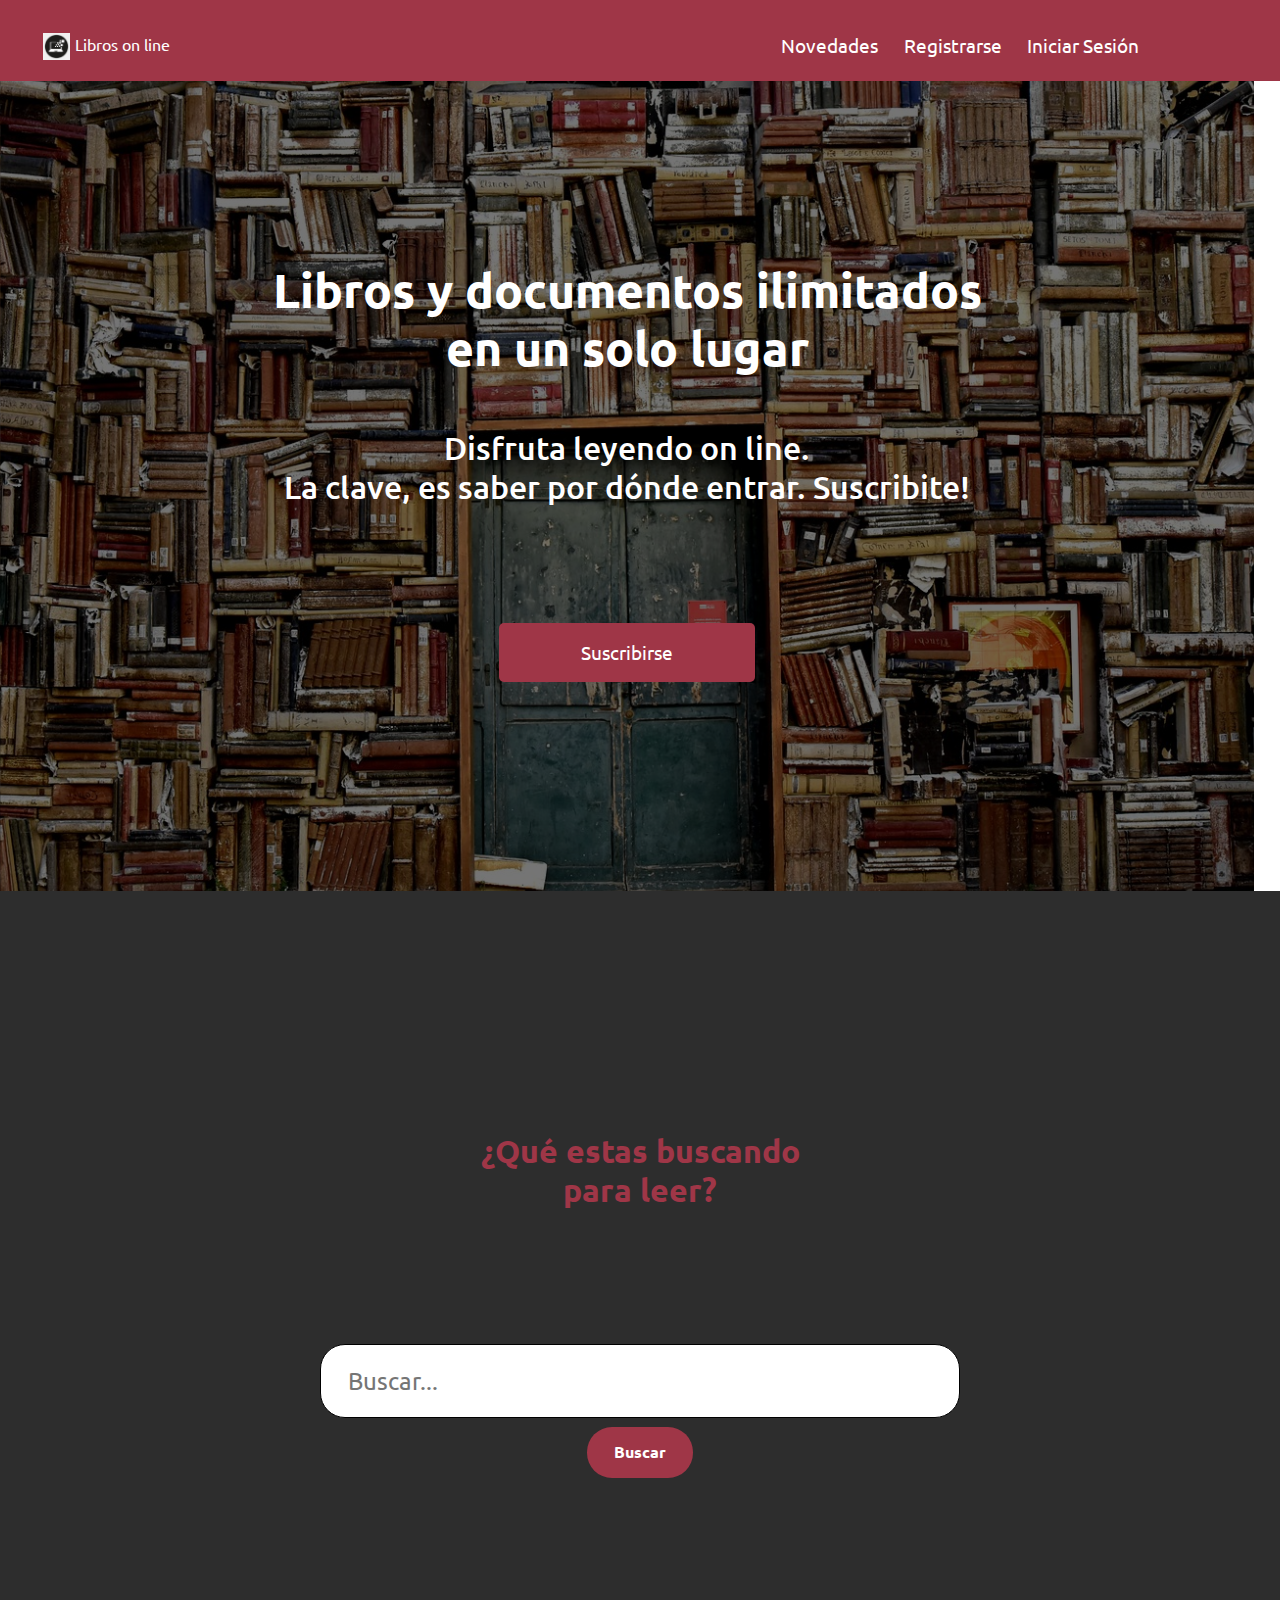
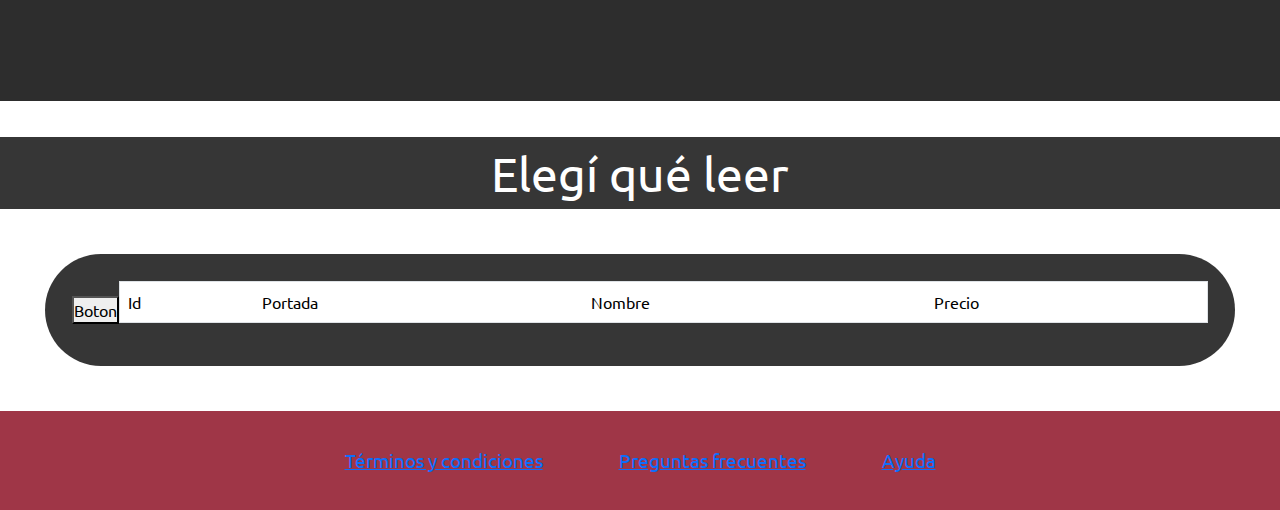
<file: index.html>
<!DOCTYPE html>
<html lang="es">
<head>
    <meta charset="UTF-8">
    <meta name="viewport" content="width=device-width, initial-scale=1.0">
    <title>Libros on line</title>
    <link rel="stylesheet" href="css/style.css">
    <link rel="shortcut icon" href="img/icono_computadora.png" type="image/x-icon">
    <link rel="preconnect" href="https://fonts.googleapis.com">
    <link rel="preconnect" href="https://fonts.gstatic.com" crossorigin="">
    <link href="https://fonts.googleapis.com/css2?family=Ubuntu:ital,wght@0,300;0,400;0,500;0,700;1,300;1,400;1,500;1,700&display=swap" rel="stylesheet">
    <link href="https://cdn.jsdelivr.net/npm/bootstrap@5.3.3/dist/css/bootstrap.min.css" rel="stylesheet"
        integrity="sha384-QWTKZyjpPEjISv5WaRU9OFeRpok6YctnYmDr5pNlyT2bRjXh0JMhjY6hW+ALEwIH" crossorigin="anonymous">
    
</head>
<body>

<!-- header -->

    <header class="header">
        <div class="header_slogan_logo">
            <img src="img/icono_computadora.png" class="header_logo_link" alt="icono">
                <span>Libros on line</span>
        </div>
        <div class="header_menu">
            <a href="#novedades">Novedades</a>
            <a href="registrarse.html">Registrarse</a>
            <a href="inicio_sesion.html">Iniciar Sesión</a>
        </div>
    </header>

<!-- principal -->

    <main>
        <section class="main">
            <h1 class="main_titulo texto-blanco ubuntu-bold">
                Libros y documentos ilimitados <br>en un solo lugar
            </h1>
            <h2 class="main_subtitulo texto-blanco ubuntu-medium">
                Disfruta leyendo on line.<br> 
                La clave, es saber por dónde entrar. Suscribite!
            </h2>
            <a class="texto-blanco main_boton_registrarse" href="registrarse.html">
                Suscribirse
            </a>
        </section>

<!--  scroll principal -->

        <section class="fondo_formulario">                
            <div class="busqueda" >
                <h2>¿Qué estas buscando para leer?</h2>
                <form id="busqueda_form">
                    <input type="search" 
                        placeholder="buscar..." 
                        class="input_busqueda">
                    <button class="boton_busqueda">
                        Buscar
                    </button>
                </form>
            </div>       
        </section>        

<!-- inicio - stock de productos - principal -->

    <div id="novedades"  class="titulo_inicio" >
        Elegí qué leer
    </div>    
        <section class="fondo_inicio">
            <button onclick="invocarApi()" type="button" class="button_api">
                Boton
            </button>
            <table class="table">
                <thead>
                    <tr>
                        <th>Id</th>
                        <th>Portada</th>
                        <th>Nombre</th>
                        <th>Precio</th>
                    </tr>
                </thead>
                <tbody id="datos">
                   <!--  <tr>
                        <td>id</td>
                        <td>portada</td>
                        <td>nombre</td>
                        <td>precio</td>
                    </tr> -->
                </tbody>
            </table>    
        </section>
    </main>  

<!-- footer -->

    <footer class="footer">
        <nav class="navegador">
            <div>
                <a href="#" target="_blank">Términos y condiciones</a>
                <a href="#" target="_blank"> Preguntas frecuentes</a>
                <a href="#" target="_blank">Ayuda</a>
            </div>
        </nav>
    </footer>   

    <script src="https://cdn.jsdelivr.net/npm/bootstrap@5.3.3/dist/js/bootstrap.bundle.min.js"
    integrity="sha384-YvpcrYf0tY3lHB60NNkmXc5s9fDVZLESaAA55NDzOxhy9GkcIdslK1eN7N6jIeHz"
    crossorigin="anonymous"></script>
    <script src="js/prueba.js"> </script>
</body>
</html>
</file>
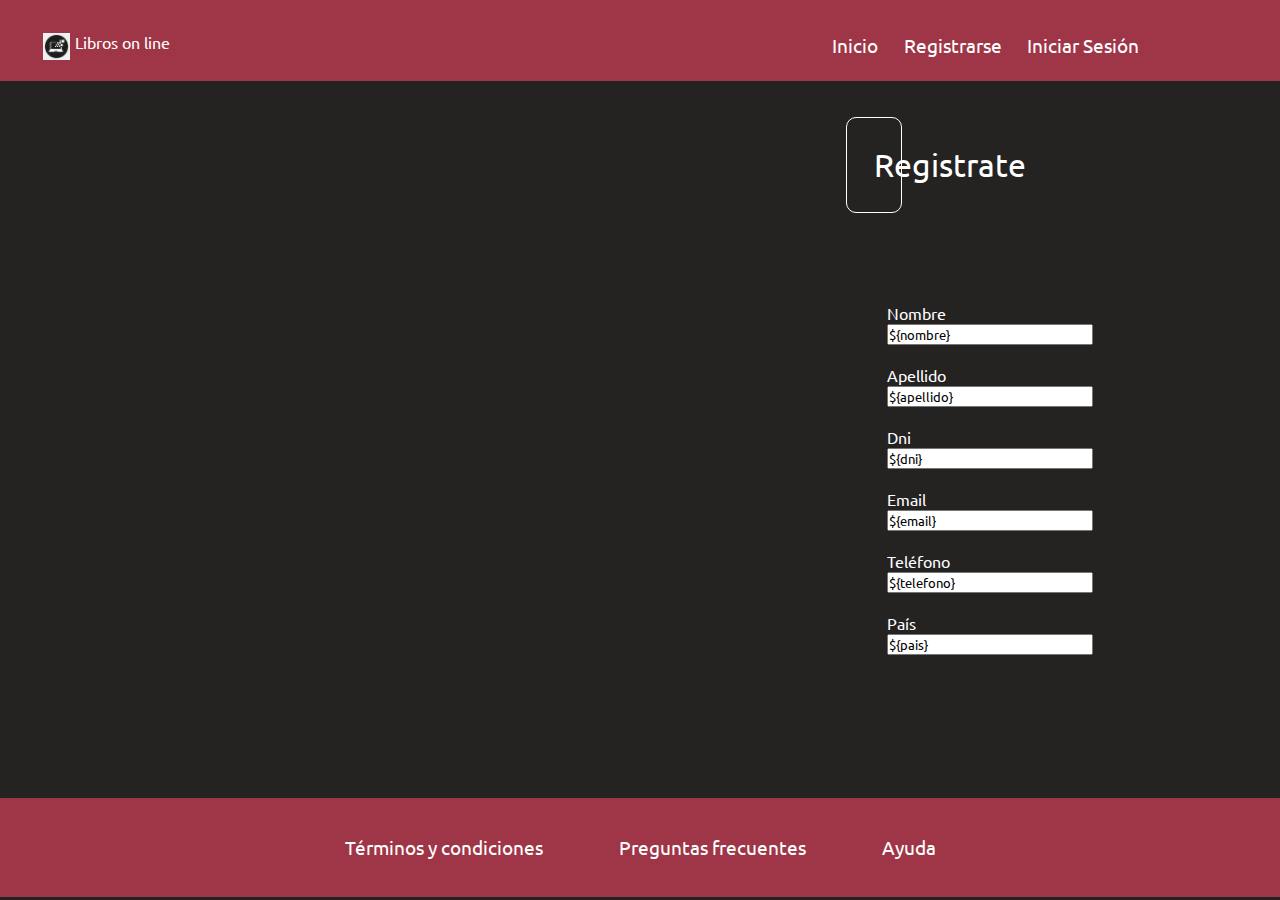
<file: registrarse.html>
<!DOCTYPE html>
<html lang="es">
<head>
    <meta charset="UTF-8">
    <meta name="viewport" content="width=device-width, initial-scale=1.0">
    <title>Libros on line</title>
    <link rel="stylesheet" href="css/style.css">
    <link rel="shortcut icon" href="img/icono_computadora.png" type="image/x-icon">
    <link rel="preconnect" href="https://fonts.googleapis.com">
    <link rel="preconnect" href="https://fonts.gstatic.com" crossorigin="">
    <link href="https://fonts.googleapis.com/css2?family=Ubuntu:ital,wght@0,300;0,400;0,500;0,700;1,300;1,400;1,500;1,700&display=swap" rel="stylesheet">
</head>
<body>
<!-- header -->

    <header class="header">
        <div class="header_slogan_logo">
            <img src="img/icono_computadora.png" class="header_logo_link" alt="icono">
                <span>Libros on line</span>
        </div>
        <div class="header_menu">
            <a href="index.html">Inicio</a>
            <a href="registrarse.html">Registrarse</a>
            <a href="inicio_sesion.html">Iniciar Sesión</a>
        </div>
    </header>

<!-- formulario -->

    <main>
        <h2 class="titulo_registrarse">Registrate</h2>
            <form class="div_formulario_registrarse">
                <div class="mb-3 row m-2">
                    <label for="nombre" class="col-sm-4 col-form-label">Nombre</label>
                    <div class="col-sm-8">
                        <input type="text" value="${nombre}" class="form-control text-primary" id="nombre" readonly>
                    </div>
                </div>
                <br>
                <div class="mb-3 row m-2">
                    <label for="apellido" class="col-sm-4 col-form-label">Apellido</label>
                    <div class="col-sm-8">
                        <input type="text" value="${apellido}" class="form-control text-primary" id="apellido" readonly>
                    </div>
                </div>
                <br>
                <div class="mb-3 row m-2">
                    <label for="dni" class="col-sm-4 col-form-label">Dni</label>
                    <div class="col-sm-8">
                        <input type="text" value="${dni}" class="form-control text-primary" id="dni" readonly>
                    </div>
                </div>
                <br>
                <div class="mb-3 row m-2">
                    <label for="email" class="col-sm-4 col-form-label">Email</label>
                    <div class="col-sm-8">
                        <input type="text" value="${email}" class="form-control text-primary" id="email" readonly>
                    </div>
                </div>
                <br>
                <div class="mb-3 row m-2">
                    <label for="telefono" class="col-sm-4 col-form-label">Teléfono</label>
                    <div class="col-sm-8">
                        <input type="text" value="${telefono}" class="form-control text-primary" id="telefono" readonly>
                    </div>
                </div>
                <br>
                <div class="mb-3 row m-2">
                    <label for="pais" class="col-sm-4 col-form-label">País</label>
                    <div class="col-sm-8">
                        <input type="text" value="${pais}" class="form-control text-primary" id="pais" readonly>
                    </div>
                </div>
            </form>
    </main>      

<!-- footer -->

    <footer class="footer">
        <nav class="navegador">
            <div>
                <a href="#" target="_blank">Términos y condiciones</a>
                <a href="#" target="_blank"> Preguntas frecuentes</a>
                <a href="#" target="_blank">Ayuda</a>
            </div>
        </nav>
    </footer>   
    <script src="js/prueba.js"> </script>  
    <script src="https://cdn.jsdelivr.net/npm/bootstrap@5.3.3/dist/js/bootstrap.bundle.min.js"
    integrity="sha384-YvpcrYf0tY3lHB60NNkmXc5s9fDVZLESaAA55NDzOxhy9GkcIdslK1eN7N6jIeHz"
    crossorigin="anonymous"></script>
</body>
</html>
</file>
<file: css/style.css>
/*selector universal*/

* {
    font-family: "Ubuntu", sans-serif;
    font-weight: 400;
    font-style: normal;   
    margin: 0;
    padding: 0;
    box-sizing: border-box;
}
  
/*Variables y Font */

:root {
    --rojo: #9f3647; 
    --texto-blanco: #ffffff;
    /*2em => 2 * 16px = 32px;*/
    --fondo-negro: #000000;
    --fondo-gris: #252222;
}

.ubuntu-medium {
    font-family: "Ubuntu", sans-serif;
    font-weight: 500;
    font-style: normal;
}
  
.ubuntu-bold {
    font-family: "Ubuntu", sans-serif;
    font-weight: 700;
    font-style: normal;
}

/* Header para escritorio */

.header {
    background-color:var(--rojo) ;
    padding-top: 1vh;
    padding-left: 3vw;
    height: 9vh;
    min-height: 50px;
    /*flexbox*/
    display: flex;
    justify-content: center; /*main axis*/
    align-items: center;
}

.header_slogan_logo {
    display: flex;
    justify-content: start;
    height: 3vh;
    width: 20vw;
    color: var(--texto-blanco);
} 
 
.header_menu {
    height: 10vh;/*relativo > */
    /*display: inline-block;*/
    display: flex;
    width: 78vw;
    /*padding-top: 2vh ;*/
    align-items: center;
    justify-content: flex-end;
    padding-right: 10vw;
} 
  
.header_menu a {
    padding-left: 1vw;
    padding-right: 1vw;
    text-decoration: none;
    color: var(--texto-blanco);
}
  
.header_menu a:hover{
    padding: 1vh;
    background: black;
    border-radius: 5px;
    font-size: 1rem;
}

.header_logo_link{
    background-image: url(../img/icono\ computadora.png);
    margin: 1px 5px;
    width: 3vh;
    height: 3vh;
}

body{
    background-color: var(--fondo-gris);
    color: black; 
     /* scrollbar-width: thin;*/
}

/* Header para tables y celulares*/


/* main para escritorio */

.main {
    background-image: linear-gradient(to right top, #0000008a, #0000008a), url(../img/banner-bg.jpg);
    color: white;
    /*background-attachment: fixed; *//* tph*/
    height: 90vh; /*vh altura relativa*/
    width: 98vw; /*vw ancho relativo*/
    background-size: cover;
    background-position: center;
    text-align: center;
    min-height: 400px;
    display: flex;
    flex-direction: column;
    align-items: center;
}

.main_titulo {
    padding-top: 20vh;
    padding-bottom: 5vh;
    font-size: 3rem; 
}
  
.main_subtitulo {
    margin-bottom: 5vh;
}
  
.main_boton_registrarse {
    margin-top: 8vh;
    text-decoration: none;
    padding: 15px; 
    background-color: var(--rojo);
    color: var(--texto-blanco);
    border-radius: 5px;    
    width: 20vw;
    font-size: 1.2rem;
}

.main_boton_registrarse:hover{
    font-size: 1.1rem;
    background-color: black;
}

/* main para tables y celulares */


/* Scroll principal para escritorio */

.busqueda {
    /*margin: 0 auto*/
    margin: auto;
    width: 30%;
    height: 90vh;
    color:var(--texto-negro);
    padding-top: 3vh;
    font-size: 1.5rem;
    /*padding: px, px;
    border: 1px solid red;*/
    text-align: center;
    display: flex;
    flex-direction: column;
    justify-content: center;
    align-items: center;
    border-radius: 10px;
}

/*fondo formulario*/

.fondo_formulario{
    background-color: rgb(45, 45, 45);
}

.fondo_formulario h2 {
    font-weight: 600;
    color: var(--rojo);
    margin-bottom: 15vh;
}
 
.boton_busqueda {
    margin: 1vh;
    padding: 1.5vh 3vh;
    border-radius: 25px;
    border: 2px solid var(--texto-negro);
    background-color: var(--rojo);
    color: var(--texto-blanco);
    font-weight: bold;
    font-size: 1rem;
}

.input_busqueda {
    padding: 2vh 3vh;
    border-radius: 25px;
    border: 1px solid black;
    text-transform: capitalize;
    width: 50vw;
}

.boton_busqueda:hover {
    font-size: 1.1rem;
}
  
/* scroll para tables y celulares */

/* Inicio: stock de productos para escritorio */

.table{
    width: 100%;
    border: 1px, solid, black;
}

.fondo_inicio{
    margin: 5vh;
    padding: 3vh;
    background-color: rgb(54, 54, 54);
    display: flex;
    justify-content: space-around;
    align-items: center;
    border-radius: 100px;
}

.titulo_inicio{
    margin-top: 4vh;
    font-size: 3rem;
    display: flex;
    flex-direction: column;
    align-items: center;
    color: white;
    background-color: rgb(54, 54, 54); 
}
/*
img{
    width: 20vh;
    height: 30vh;
}
  
.salto_linea{
    background-color: white;
}

a{
    margin-top: 2vh;
    text-decoration: none;
    color: white;
}

h4{
    color: var(--texto-negro);
    margin: 3vh;
}
*/
/* inicio: stock de productos para tables y celulares */


/* Sección registrarse con bootstrap*/

.div_formulario_registrarse{
    width: 70vh;
    height: 15vh;
    color: white;
    display: flex;
    flex-direction: column;
    justify-content: space-between;
    align-items: center;
    margin-left: 75vh;
    border-radius: 20px;
    margin-bottom:40vh;
    margin-top: 10vh;
}

.titulo_registrarse{
    font-size: 2rem;
    margin-left: 94vh;
    margin-right: 90vh;
    color: white;
    margin-top: 4vh;
    margin-bottom: 1vh;
    border: 1px solid white;
    border-radius: 10px;
    padding: 3vh;
}

/* Sección Inicio_sesion con bootstrap */

.div_formulario_inicio_sesion{
    width: 70vh;
    height: 31vh;
    color: rgb(252, 251, 251);
    display: flex;
    flex-direction: column;
    justify-content: center;
    align-items: center;
    margin-left: 72vh;
    border-radius: 20px;
    margin-bottom: 5vh;
    margin-top: 13vh;
}

.titulo_inicio_sesion{
    margin-left: 88vh;
    margin-right: 95vh;
    color: rgb(10, 10, 10);
    margin-top: 20vh;
    margin-bottom: 1vh;
    border: 1px solid white;
    border-radius: 10px;
    padding: 3vh;
}

/* footer para escritorio */
  
.footer{
    background-color: #9f3647;
    color: white;
    height: 11vh;
    display: flex;
    justify-content: center;
    align-items: center;
    text-align: center;
}

.navegador{
    display: flex;
    align-items: center;
}

a{
    text-decoration: none;
    color: white;
    font-size: 1.2rem;
    padding: 4vh;
}

/* footer para tables y celulares */
</file>
